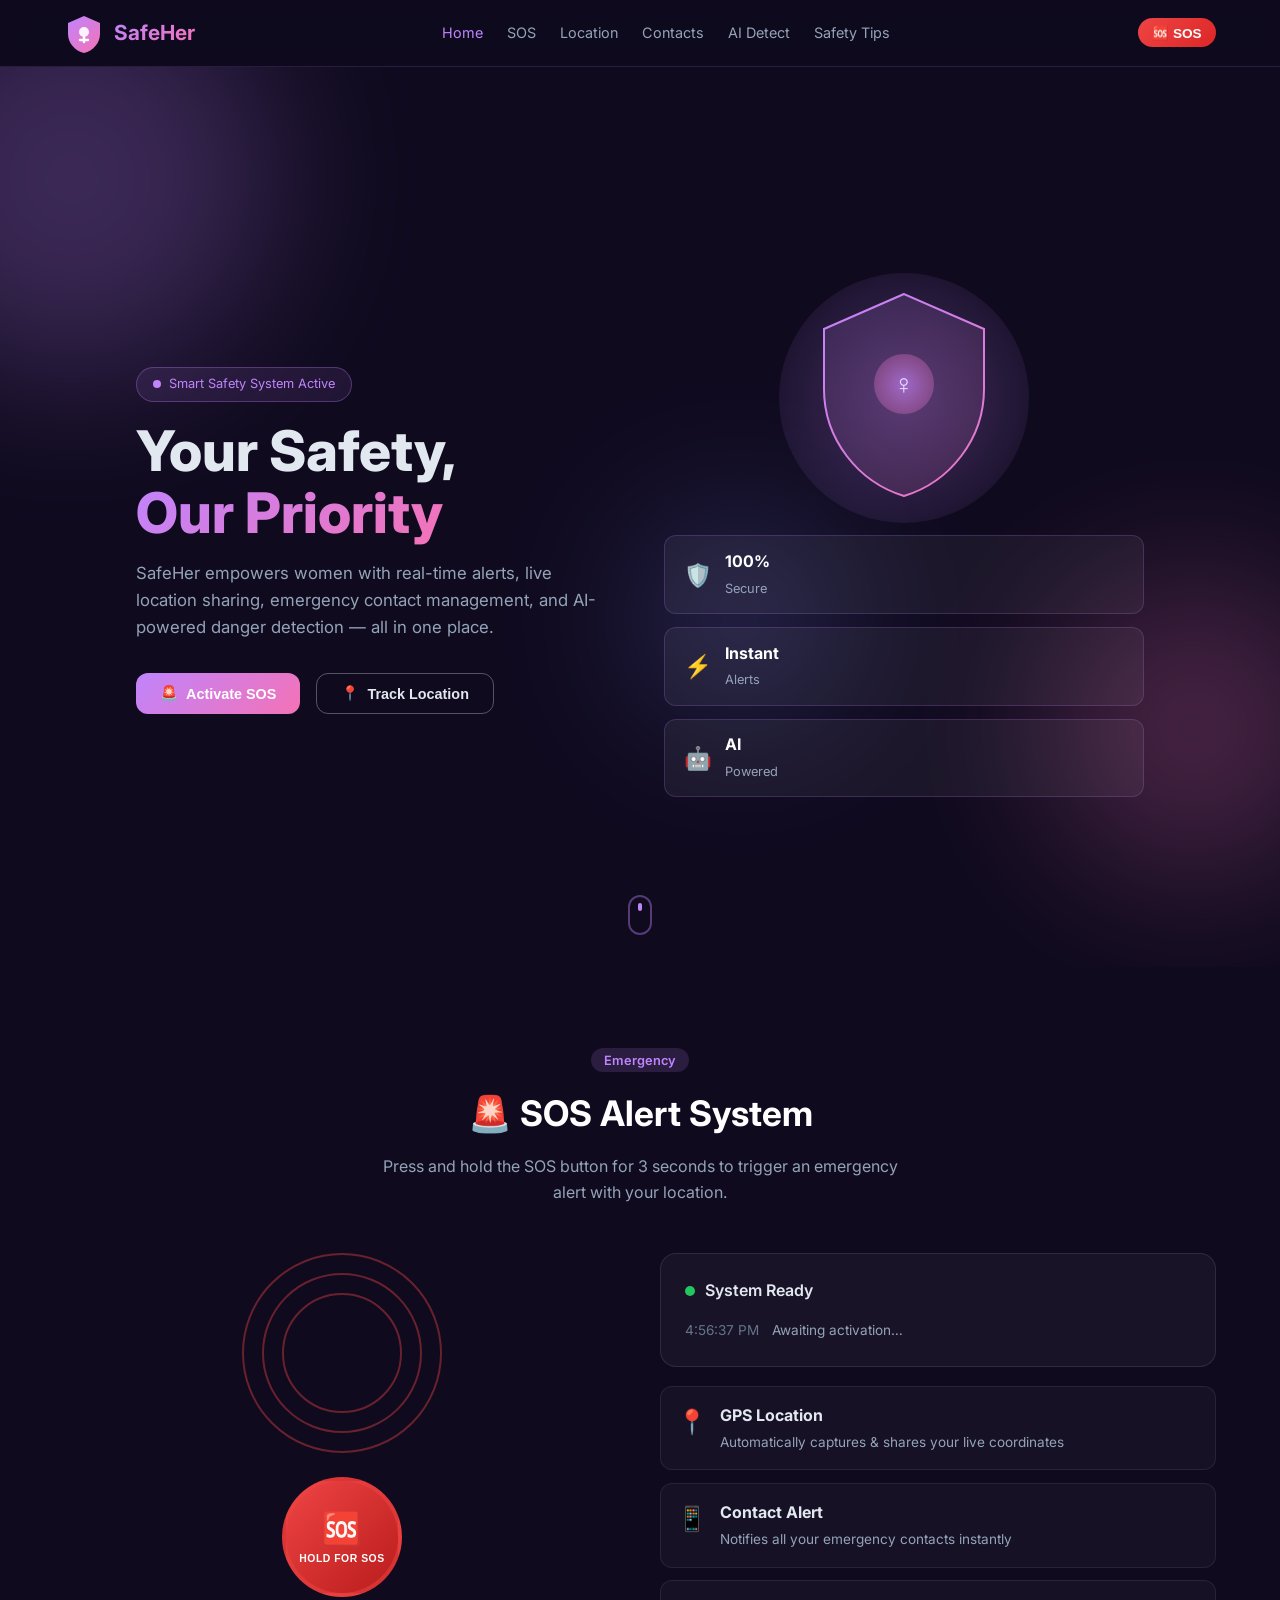
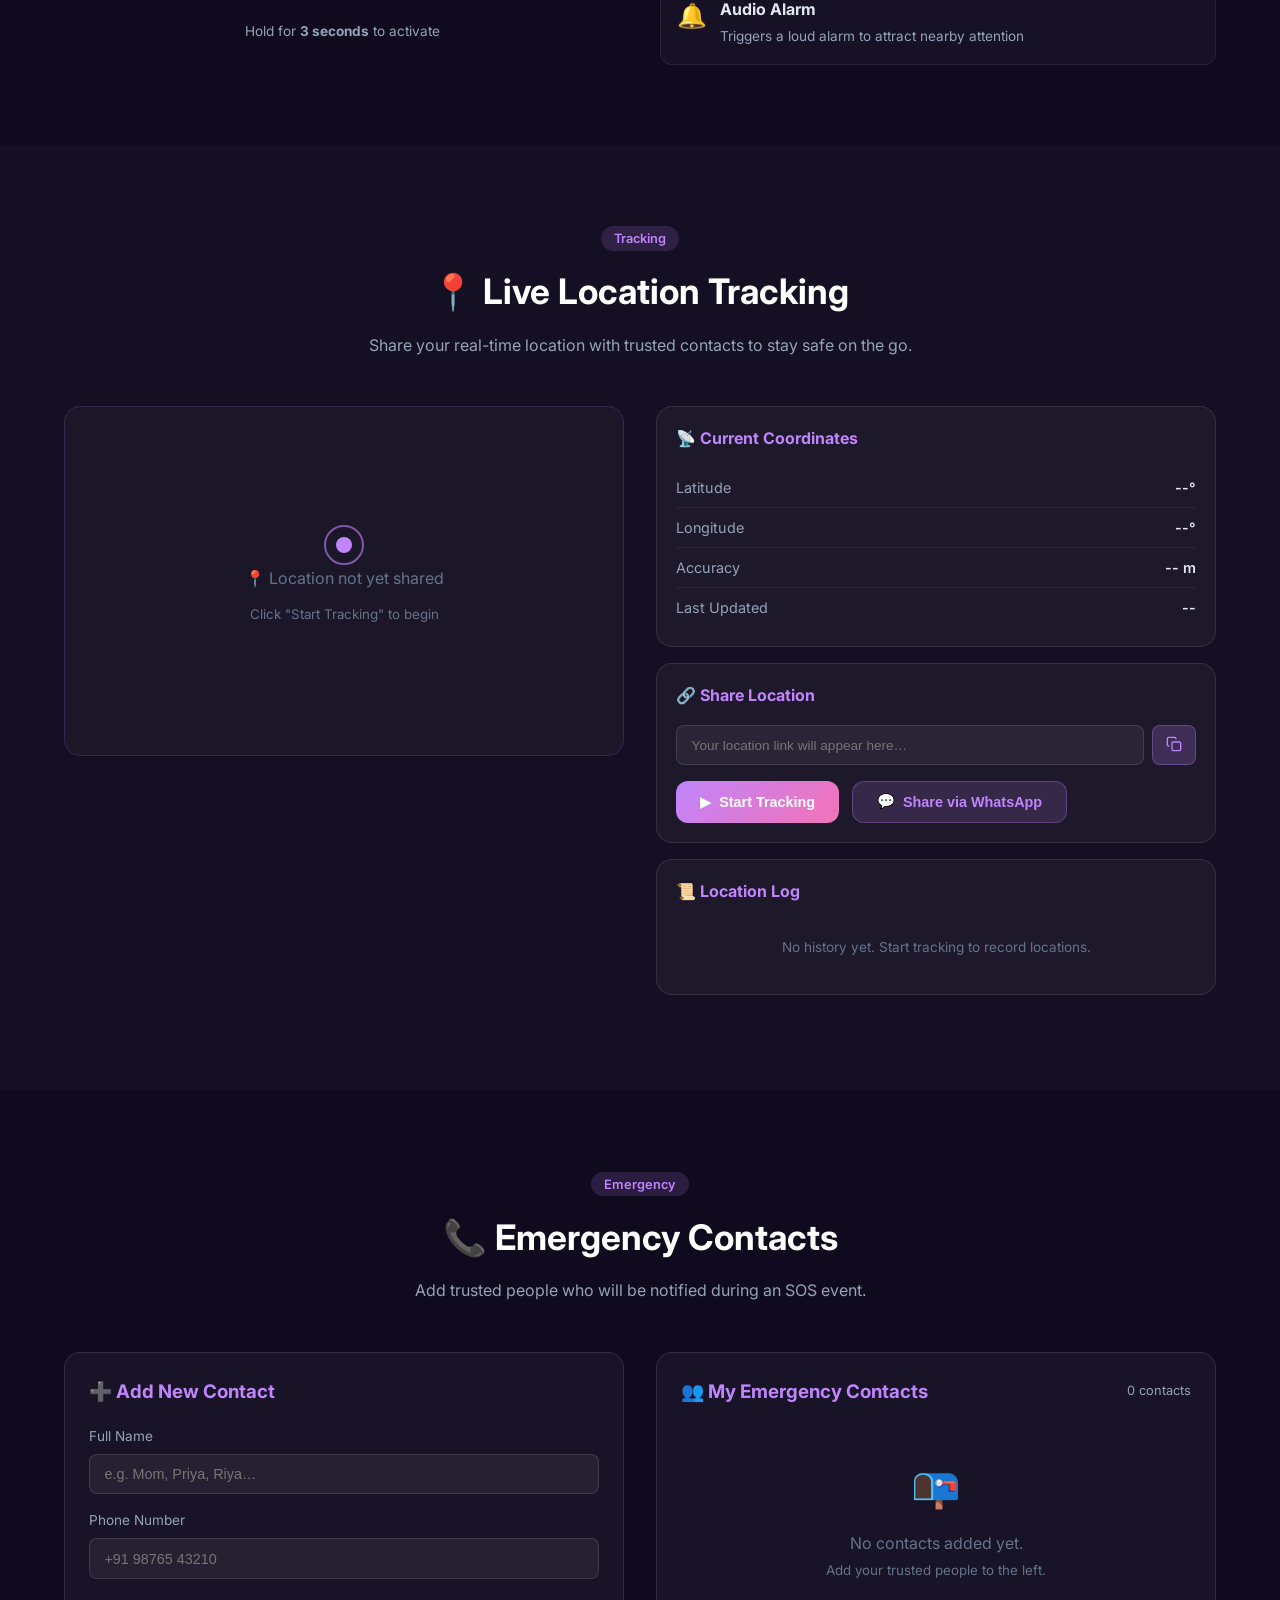
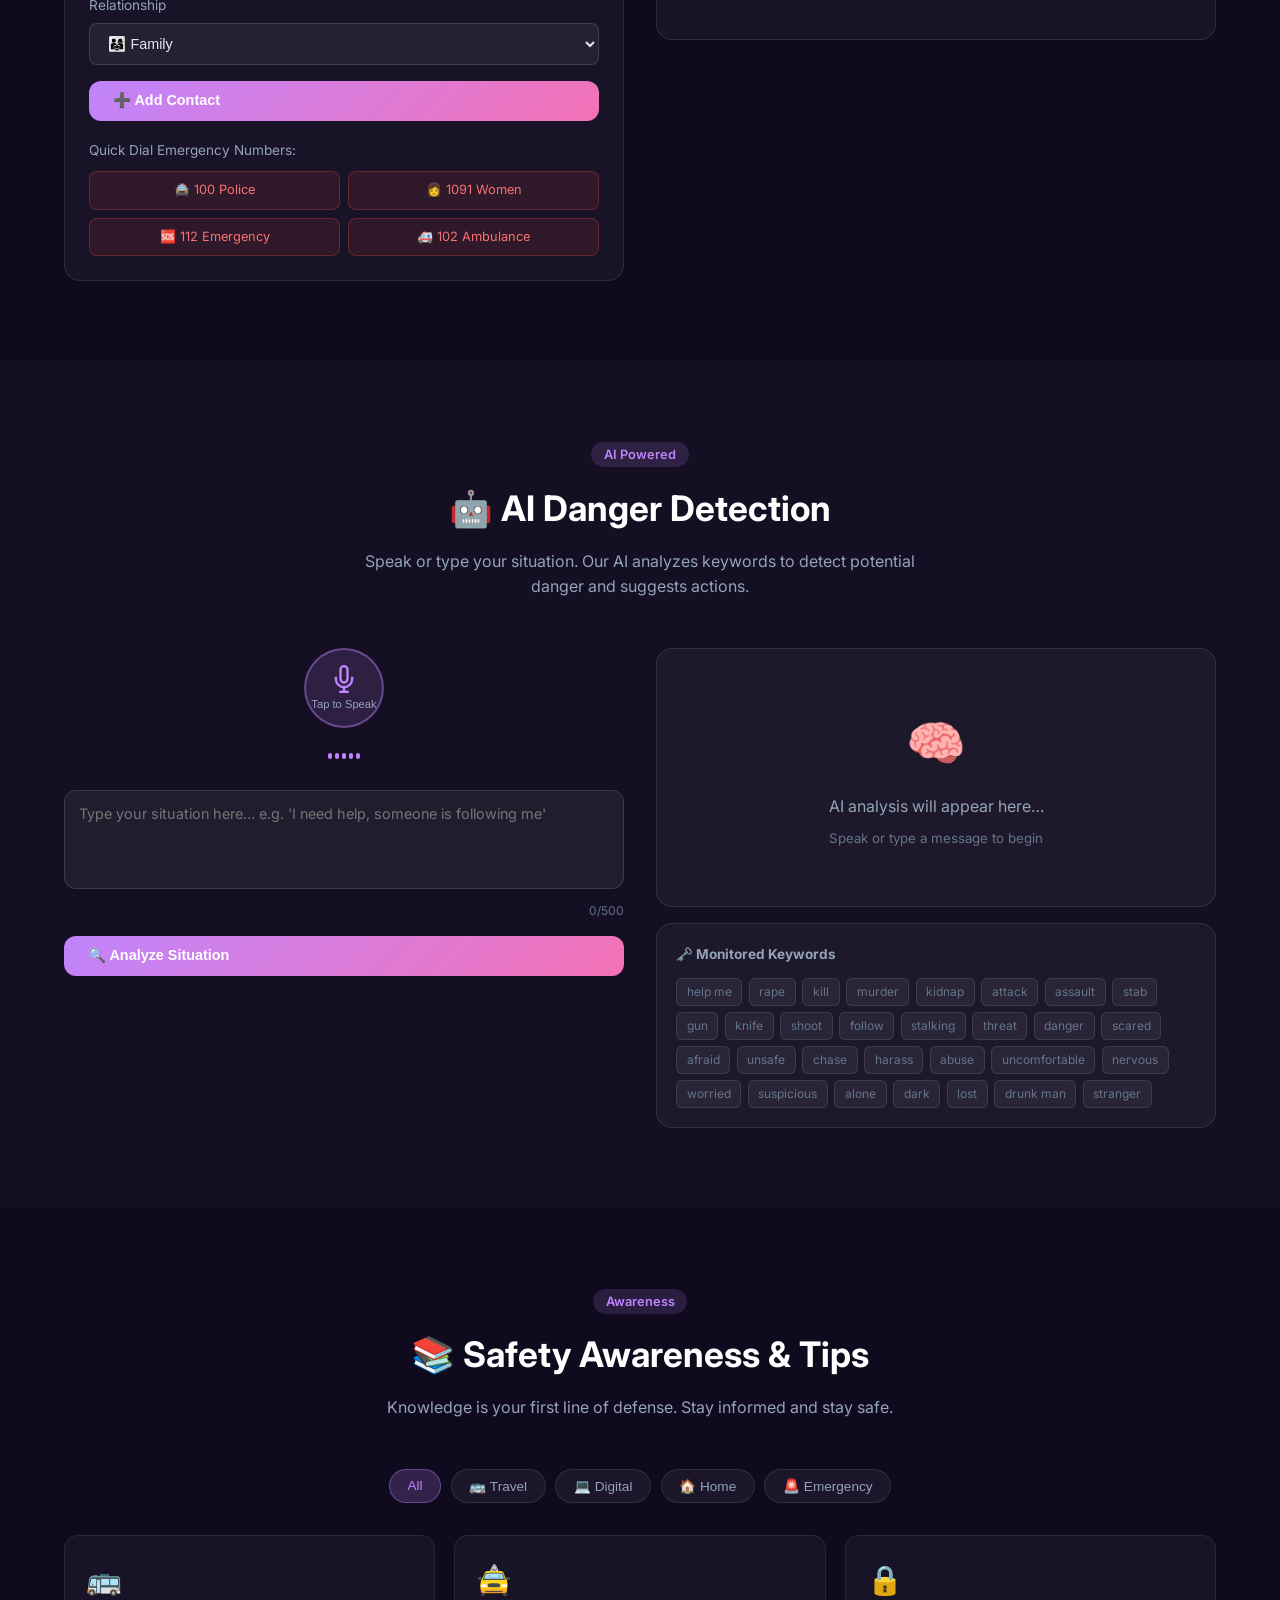
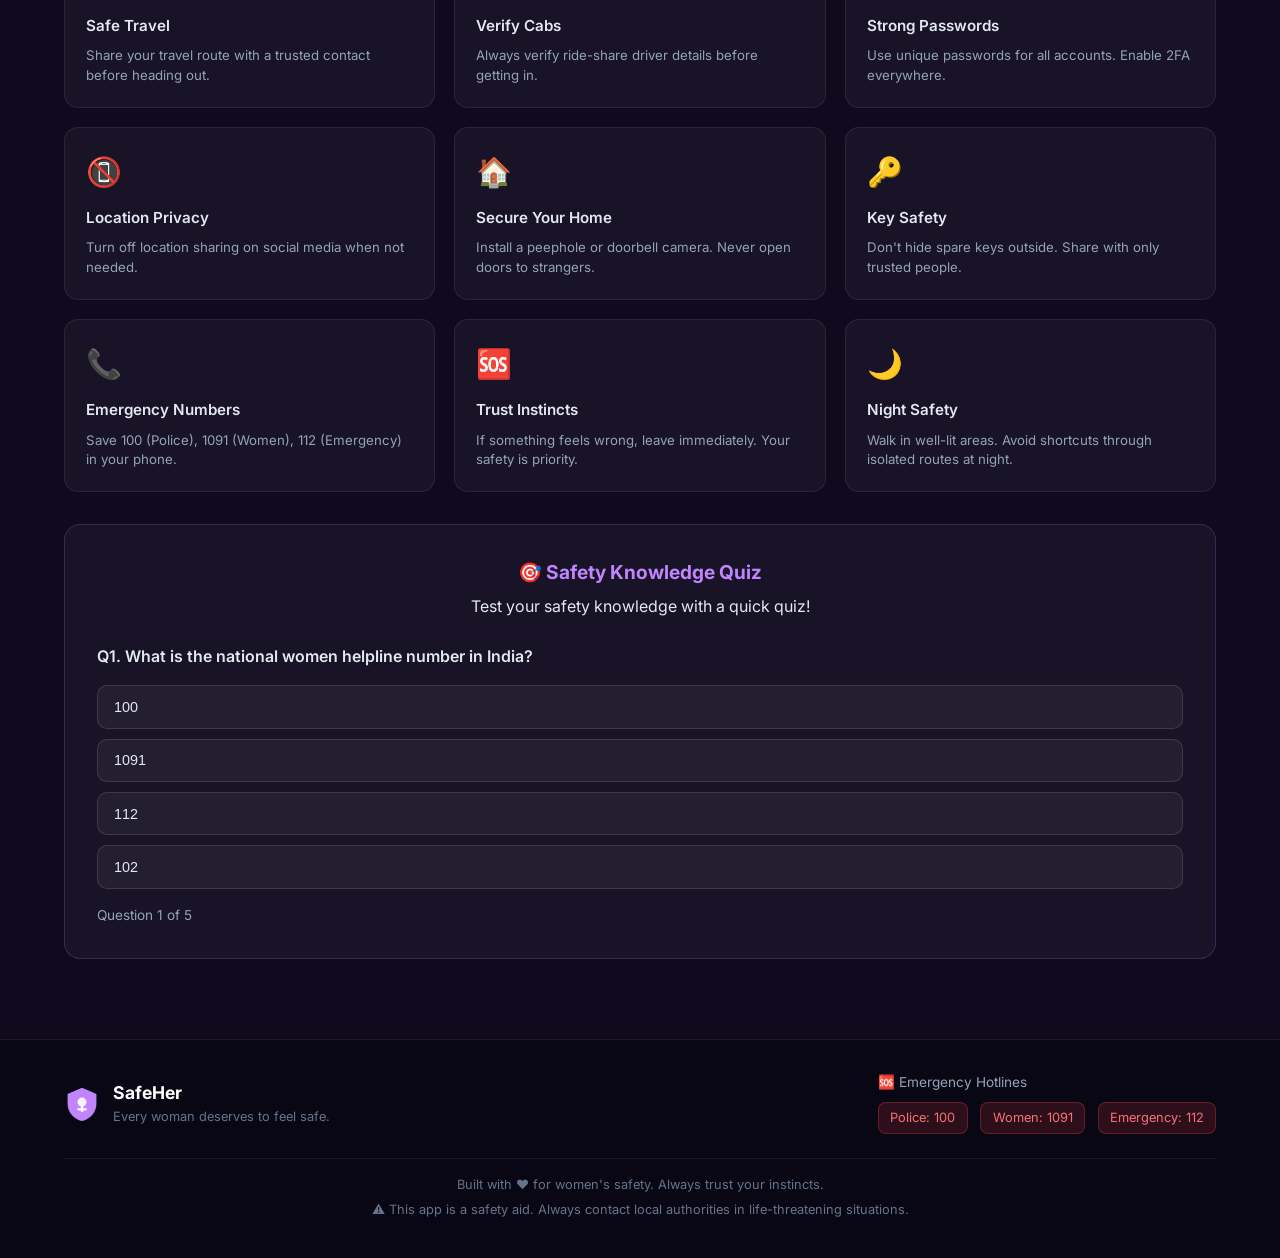
<file: index.html>
<!DOCTYPE html>
<html lang="en">
<head>
  <meta charset="UTF-8" />
  <meta name="viewport" content="width=device-width, initial-scale=1.0" />
  <title>SafeHer – Women's Safety System</title>
  <meta name="description" content="SafeHer is a smart safety web app with SOS alerts, live location tracking, emergency contacts, AI danger detection, and safety tips to protect women in emergencies." />
  <meta name="keywords" content="women safety, SOS alert, emergency contacts, location tracking, safety tips" />
  <link rel="preconnect" href="https://fonts.googleapis.com" />
  <link rel="preconnect" href="https://fonts.gstatic.com" crossorigin />
  <link href="https://fonts.googleapis.com/css2?family=Inter:wght@300;400;500;600;700;800;900&family=Space+Grotesk:wght@400;500;600;700&display=swap" rel="stylesheet" />
  <link rel="stylesheet" href="style.css" />
</head>
<body>

  <!-- ===== HEADER / NAVBAR ===== -->
  <header class="header" id="header">
    <nav class="nav container">
      <div class="nav__brand">
        <div class="nav__logo-icon">
          <svg viewBox="0 0 40 40" fill="none" xmlns="http://www.w3.org/2000/svg">
            <path d="M20 3L4 10V21C4 29.8 11 38.1 20 40C29 38.1 36 29.8 36 21V10L20 3Z" fill="url(#shieldGrad)" />
            <circle cx="20" cy="19" r="5" fill="white" opacity="0.9"/>
            <line x1="20" y1="24" x2="20" y2="29" stroke="white" stroke-width="2.5" stroke-linecap="round"/>
            <line x1="16" y1="27" x2="24" y2="27" stroke="white" stroke-width="2.5" stroke-linecap="round"/>
            <defs>
              <linearGradient id="shieldGrad" x1="4" y1="3" x2="36" y2="40" gradientUnits="userSpaceOnUse">
                <stop stop-color="#c084fc"/>
                <stop offset="1" stop-color="#f472b6"/>
              </linearGradient>
            </defs>
          </svg>
        </div>
        <span class="nav__title">SafeHer</span>
      </div>

      <ul class="nav__links" id="navLinks">
        <li><a href="#home" class="nav__link active" id="nav-home">Home</a></li>
        <li><a href="#sos" class="nav__link" id="nav-sos">SOS</a></li>
        <li><a href="#location" class="nav__link" id="nav-location">Location</a></li>
        <li><a href="#contacts" class="nav__link" id="nav-contacts">Contacts</a></li>
        <li><a href="#ai-detect" class="nav__link" id="nav-ai">AI Detect</a></li>
        <li><a href="#tips" class="nav__link" id="nav-tips">Safety Tips</a></li>
      </ul>

      <div class="nav__actions">
        <button class="btn-sos-mini pulse-ring" id="sosMiniBtn" onclick="triggerSOS()">🆘 SOS</button>
        <button class="nav__hamburger" id="hamburgerBtn" aria-label="Toggle menu" onclick="toggleMenu()">
          <span></span><span></span><span></span>
        </button>
      </div>
    </nav>
  </header>

  <!-- ===== HERO SECTION ===== -->
  <section class="hero" id="home">
    <div class="hero__bg-orbs">
      <div class="orb orb--1"></div>
      <div class="orb orb--2"></div>
      <div class="orb orb--3"></div>
    </div>
    <div class="container hero__content">
      <div class="hero__text">
        <div class="hero__badge">
          <span class="badge-dot"></span>
          Smart Safety System Active
        </div>
        <h1 class="hero__title">Your Safety,<br /><span class="gradient-text">Our Priority</span></h1>
        <p class="hero__subtitle">
          SafeHer empowers women with real-time alerts, live location sharing,
          emergency contact management, and AI-powered danger detection — all in one place.
        </p>
        <div class="hero__cta">
          <button class="btn btn--primary" onclick="document.getElementById('sos').scrollIntoView({behavior:'smooth'})">
            <span>🚨</span> Activate SOS
          </button>
          <button class="btn btn--ghost" onclick="document.getElementById('location').scrollIntoView({behavior:'smooth'})">
            <span>📍</span> Track Location
          </button>
        </div>
      </div>
      <div class="hero__visual">
        <div class="hero__shield-wrapper">
          <div class="shield-glow"></div>
          <div class="hero__shield">
            <svg viewBox="0 0 200 220" fill="none" xmlns="http://www.w3.org/2000/svg" class="shield-svg">
              <path d="M100 10L20 45V105C20 155 54 198 100 212C146 198 180 155 180 105V45L100 10Z" fill="url(#heroShield)" opacity="0.15"/>
              <path d="M100 10L20 45V105C20 155 54 198 100 212C146 198 180 155 180 105V45L100 10Z" stroke="url(#heroShieldStroke)" stroke-width="2" fill="none"/>
              <circle cx="100" cy="100" r="30" fill="url(#innerCircle)" opacity="0.8"/>
              <text x="100" y="110" text-anchor="middle" font-size="28" fill="white">♀</text>
              <defs>
                <linearGradient id="heroShield" x1="20" y1="10" x2="180" y2="212" gradientUnits="userSpaceOnUse">
                  <stop stop-color="#c084fc"/>
                  <stop offset="1" stop-color="#f472b6"/>
                </linearGradient>
                <linearGradient id="heroShieldStroke" x1="20" y1="10" x2="180" y2="212" gradientUnits="userSpaceOnUse">
                  <stop stop-color="#c084fc"/>
                  <stop offset="1" stop-color="#f472b6"/>
                </linearGradient>
                <radialGradient id="innerCircle" cx="50%" cy="50%" r="50%">
                  <stop stop-color="#c084fc" stop-opacity="0.8"/>
                  <stop offset="1" stop-color="#f472b6" stop-opacity="0.4"/>
                </radialGradient>
              </defs>
            </svg>
          </div>
        </div>
        <div class="hero__stats">
          <div class="stat-card" id="stat-1">
            <div class="stat-icon">🛡️</div>
            <div class="stat-info"><strong>100%</strong><span>Secure</span></div>
          </div>
          <div class="stat-card" id="stat-2">
            <div class="stat-icon">⚡</div>
            <div class="stat-info"><strong>Instant</strong><span>Alerts</span></div>
          </div>
          <div class="stat-card" id="stat-3">
            <div class="stat-icon">🤖</div>
            <div class="stat-info"><strong>AI</strong><span>Powered</span></div>
          </div>
        </div>
      </div>
    </div>
    <div class="hero__scroll-hint">
      <div class="scroll-indicator">
        <div class="scroll-dot"></div>
      </div>
    </div>
  </section>

  <!-- ===== SOS SECTION ===== -->
  <section class="section" id="sos">
    <div class="container">
      <div class="section__header">
        <span class="section__tag">Emergency</span>
        <h2 class="section__title">🚨 SOS Alert System</h2>
        <p class="section__desc">Press and hold the SOS button for 3 seconds to trigger an emergency alert with your location.</p>
      </div>

      <div class="sos__layout">
        <div class="sos__button-area">
          <div class="sos__rings">
            <div class="sos-ring ring-1"></div>
            <div class="sos-ring ring-2"></div>
            <div class="sos-ring ring-3"></div>
          </div>
          <button
            class="sos__btn"
            id="sosBtn"
            onmousedown="startSosHold()"
            onmouseup="cancelSosHold()"
            onmouseleave="cancelSosHold()"
            ontouchstart="startSosHold()"
            ontouchend="cancelSosHold()"
            aria-label="SOS Emergency Button"
          >
            <span class="sos__btn-icon">🆘</span>
            <span class="sos__btn-text">HOLD FOR SOS</span>
            <div class="sos__progress" id="sosProgress"></div>
          </button>
          <p class="sos__hint" id="sosHint">Hold for <strong>3 seconds</strong> to activate</p>
        </div>

        <div class="sos__info">
          <div class="sos__status-card" id="sosStatusCard">
            <div class="status-indicator" id="statusIndicator">
              <div class="status-dot status-dot--idle"></div>
              <span id="statusText">System Ready</span>
            </div>
            <div class="sos__log" id="sosLog">
              <div class="log-entry log-entry--info">
                <span class="log-time" id="logTime">--:--:--</span>
                <span>Awaiting activation…</span>
              </div>
            </div>
          </div>
          <div class="sos__features">
            <div class="feature-item" id="feat-1">
              <div class="feature-icon">📍</div>
              <div>
                <strong>GPS Location</strong>
                <p>Automatically captures & shares your live coordinates</p>
              </div>
            </div>
            <div class="feature-item" id="feat-2">
              <div class="feature-icon">📱</div>
              <div>
                <strong>Contact Alert</strong>
                <p>Notifies all your emergency contacts instantly</p>
              </div>
            </div>
            <div class="feature-item" id="feat-3">
              <div class="feature-icon">🔔</div>
              <div>
                <strong>Audio Alarm</strong>
                <p>Triggers a loud alarm to attract nearby attention</p>
              </div>
            </div>
          </div>
        </div>
      </div>
    </div>
  </section>

  <!-- ===== LOCATION TRACKING SECTION ===== -->
  <section class="section section--alt" id="location">
    <div class="container">
      <div class="section__header">
        <span class="section__tag">Tracking</span>
        <h2 class="section__title">📍 Live Location Tracking</h2>
        <p class="section__desc">Share your real-time location with trusted contacts to stay safe on the go.</p>
      </div>

      <div class="location__layout">
        <div class="location__map-wrapper">
          <div class="map__container" id="mapContainer">
            <div class="map__placeholder" id="mapPlaceholder">
              <div class="map__pulse">
                <div class="map__pulse-dot"></div>
                <div class="map__pulse-ring"></div>
              </div>
              <p>📍 Location not yet shared</p>
              <small>Click "Start Tracking" to begin</small>
            </div>
            <div class="map__embed" id="mapEmbed" style="display:none;">
              <iframe id="mapFrame" width="100%" height="100%" frameborder="0" style="border:0;border-radius:16px;" allowfullscreen="" loading="lazy" referrerpolicy="no-referrer-when-downgrade" title="Live Location Map"></iframe>
              <div class="map__overlay">
                <div class="map__accuracy" id="mapAccuracy">📡 Accuracy: --</div>
              </div>
            </div>
          </div>
        </div>

        <div class="location__panel">
          <div class="location__coords-card" id="coordsCard">
            <h3>📡 Current Coordinates</h3>
            <div class="coord-item">
              <span class="coord-label">Latitude</span>
              <span class="coord-value" id="coordLat">--°</span>
            </div>
            <div class="coord-item">
              <span class="coord-label">Longitude</span>
              <span class="coord-value" id="coordLng">--°</span>
            </div>
            <div class="coord-item">
              <span class="coord-label">Accuracy</span>
              <span class="coord-value" id="coordAcc">-- m</span>
            </div>
            <div class="coord-item">
              <span class="coord-label">Last Updated</span>
              <span class="coord-value" id="coordTime">--</span>
            </div>
          </div>

          <div class="location__share-card">
            <h3>🔗 Share Location</h3>
            <div class="share-link-wrapper">
              <input type="text" id="shareLink" class="share-input" readonly placeholder="Your location link will appear here…" />
              <button class="btn-copy" id="copyBtn" onclick="copyShareLink()" title="Copy link">
                <svg viewBox="0 0 24 24" fill="none" stroke="currentColor" stroke-width="2"><rect x="9" y="9" width="13" height="13" rx="2"/><path d="M5 15H4a2 2 0 01-2-2V4a2 2 0 012-2h9a2 2 0 012 2v1"/></svg>
              </button>
            </div>
            <div class="location__btns">
              <button class="btn btn--primary" id="trackingBtn" onclick="toggleTracking()">
                <span>▶</span> Start Tracking
              </button>
              <button class="btn btn--secondary" onclick="shareViaWhatsApp()" id="whatsappBtn">
                <span>💬</span> Share via WhatsApp
              </button>
            </div>
          </div>

          <div class="location__history" id="locationHistory">
            <h3>📜 Location Log</h3>
            <div class="history-list" id="historyList">
              <p class="history-empty">No history yet. Start tracking to record locations.</p>
            </div>
          </div>
        </div>
      </div>
    </div>
  </section>

  <!-- ===== EMERGENCY CONTACTS SECTION ===== -->
  <section class="section" id="contacts">
    <div class="container">
      <div class="section__header">
        <span class="section__tag">Emergency</span>
        <h2 class="section__title">📞 Emergency Contacts</h2>
        <p class="section__desc">Add trusted people who will be notified during an SOS event.</p>
      </div>

      <div class="contacts__layout">
        <div class="contacts__form-card" id="addContactForm">
          <h3>➕ Add New Contact</h3>
          <div class="form-group">
            <label for="contactName">Full Name</label>
            <input type="text" id="contactName" placeholder="e.g. Mom, Priya, Riya…" maxlength="30" />
          </div>
          <div class="form-group">
            <label for="contactPhone">Phone Number</label>
            <input type="tel" id="contactPhone" placeholder="+91 98765 43210" maxlength="15" />
          </div>
          <div class="form-group">
            <label for="contactRelation">Relationship</label>
            <select id="contactRelation">
              <option value="Family">👨‍👩‍👧 Family</option>
              <option value="Friend">👯 Friend</option>
              <option value="Partner">💑 Partner</option>
              <option value="Colleague">💼 Colleague</option>
              <option value="Other">🙋 Other</option>
            </select>
          </div>
          <button class="btn btn--primary full-width" id="addContactBtn" onclick="addContact()">
            ➕ Add Contact
          </button>
          <div class="contacts__quick">
            <p>Quick Dial Emergency Numbers:</p>
            <div class="quick-numbers">
              <a href="tel:100" class="quick-num-btn" id="qn-police">🚔 100 Police</a>
              <a href="tel:1091" class="quick-num-btn" id="qn-women">👩 1091 Women</a>
              <a href="tel:112" class="quick-num-btn" id="qn-emergency">🆘 112 Emergency</a>
              <a href="tel:102" class="quick-num-btn" id="qn-ambulance">🚑 102 Ambulance</a>
            </div>
          </div>
        </div>

        <div class="contacts__list-area">
          <div class="contacts__list-header">
            <h3>👥 My Emergency Contacts</h3>
            <span class="contact-count" id="contactCount">0 contacts</span>
          </div>
          <div class="contacts__list" id="contactsList">
            <div class="contacts__empty" id="contactsEmpty">
              <div class="empty-icon">📭</div>
              <p>No contacts added yet.</p>
              <small>Add your trusted people to the left.</small>
            </div>
          </div>
        </div>
      </div>
    </div>
  </section>

  <!-- ===== AI DETECTION SECTION ===== -->
  <section class="section section--alt" id="ai-detect">
    <div class="container">
      <div class="section__header">
        <span class="section__tag">AI Powered</span>
        <h2 class="section__title">🤖 AI Danger Detection</h2>
        <p class="section__desc">Speak or type your situation. Our AI analyzes keywords to detect potential danger and suggests actions.</p>
      </div>

      <div class="ai__layout">
        <div class="ai__input-area">
          <div class="ai__mic-section">
            <button class="ai__mic-btn" id="micBtn" onclick="toggleVoice()" aria-label="Voice Input">
              <svg viewBox="0 0 24 24" fill="none" stroke="currentColor" stroke-width="2" class="mic-icon">
                <path d="M12 1a3 3 0 0 0-3 3v8a3 3 0 0 0 6 0V4a3 3 0 0 0-3-3z"/>
                <path d="M19 10v2a7 7 0 0 1-14 0v-2"/>
                <line x1="12" y1="19" x2="12" y2="23"/>
                <line x1="8" y1="23" x2="16" y2="23"/>
              </svg>
              <span class="mic-label" id="micLabel">Tap to Speak</span>
            </button>
            <div class="mic-wave" id="micWave">
              <span></span><span></span><span></span><span></span><span></span>
            </div>
          </div>

          <div class="ai__text-input">
            <textarea
              id="aiInput"
              placeholder="Type your situation here… e.g. 'I need help, someone is following me'"
              rows="4"
              maxlength="500"
              oninput="analyzeText()"
            ></textarea>
            <div class="char-count"><span id="charCount">0</span>/500</div>
          </div>

          <button class="btn btn--primary full-width" onclick="analyzeText(true)" id="analyzeBtn">
            🔍 Analyze Situation
          </button>
        </div>

        <div class="ai__result-area">
          <div class="ai__result-card" id="aiResultCard">
            <div class="ai__status-idle" id="aiIdle">
              <div class="ai__brain-anim">
                <div class="brain-pulse">🧠</div>
              </div>
              <p>AI analysis will appear here…</p>
              <small>Speak or type a message to begin</small>
            </div>

            <div class="ai__result" id="aiResult" style="display:none;">
              <div class="ai__threat-meter">
                <div class="threat-label">
                  <span>Threat Level</span>
                  <span class="threat-badge" id="threatBadge">--</span>
                </div>
                <div class="threat-bar">
                  <div class="threat-fill" id="threatFill"></div>
                </div>
              </div>

              <div class="ai__detected-words" id="detectedWordsArea">
                <h4>🔍 Detected Keywords:</h4>
                <div class="keyword-tags" id="keywordTags"></div>
              </div>

              <div class="ai__recommendation" id="aiRecommendation">
                <h4>💡 Recommended Action:</h4>
                <p id="recText"></p>
              </div>

              <div class="ai__quick-actions" id="aiQuickActions">
                <button class="btn btn--danger" onclick="triggerSOS()" id="aiSosBtn">🚨 Trigger SOS</button>
                <button class="btn btn--secondary" onclick="document.getElementById('location').scrollIntoView({behavior:'smooth'})" id="aiLocationBtn">📍 Share Location</button>
              </div>
            </div>
          </div>

          <div class="ai__keywords-reference" id="aiKeywordsRef">
            <h4>🗝️ Monitored Keywords</h4>
            <div class="keywords-grid" id="keywordsGrid"></div>
          </div>
        </div>
      </div>
    </div>
  </section>

  <!-- ===== SAFETY TIPS SECTION ===== -->
  <section class="section" id="tips">
    <div class="container">
      <div class="section__header">
        <span class="section__tag">Awareness</span>
        <h2 class="section__title">📚 Safety Awareness & Tips</h2>
        <p class="section__desc">Knowledge is your first line of defense. Stay informed and stay safe.</p>
      </div>

      <div class="tips__filter">
        <button class="filter-btn active" id="filter-all" onclick="filterTips('all', this)">All</button>
        <button class="filter-btn" id="filter-travel" onclick="filterTips('travel', this)">🚌 Travel</button>
        <button class="filter-btn" id="filter-digital" onclick="filterTips('digital', this)">💻 Digital</button>
        <button class="filter-btn" id="filter-home" onclick="filterTips('home', this)">🏠 Home</button>
        <button class="filter-btn" id="filter-emergency" onclick="filterTips('emergency', this)">🚨 Emergency</button>
      </div>

      <div class="tips__grid" id="tipsGrid"></div>

      <div class="tips__quiz-card" id="safetyQuiz">
        <div class="quiz__header">
          <h3>🎯 Safety Knowledge Quiz</h3>
          <p>Test your safety knowledge with a quick quiz!</p>
        </div>
        <div class="quiz__body" id="quizBody">
          <div class="quiz__question" id="quizQuestion"></div>
          <div class="quiz__options" id="quizOptions"></div>
          <div class="quiz__feedback" id="quizFeedback" style="display:none;"></div>
          <div class="quiz__nav">
            <span class="quiz__progress" id="quizProgress">Question 1 of 5</span>
            <button class="btn btn--primary" id="nextQuizBtn" onclick="nextQuizQuestion()" style="display:none;">Next →</button>
          </div>
        </div>
      </div>
    </div>
  </section>

  <!-- ===== FOOTER ===== -->
  <footer class="footer">
    <div class="container">
      <div class="footer__top">
        <div class="footer__brand">
          <div class="nav__logo-icon" style="width:36px;height:36px;">
            <svg viewBox="0 0 40 40" fill="none"><path d="M20 3L4 10V21C4 29.8 11 38.1 20 40C29 38.1 36 29.8 36 21V10L20 3Z" fill="url(#footShield)"/><circle cx="20" cy="19" r="5" fill="white" opacity="0.9"/><line x1="20" y1="24" x2="20" y2="29" stroke="white" stroke-width="2.5" stroke-linecap="round"/><line x1="16" y1="27" x2="24" y2="27" stroke="white" stroke-width="2.5" stroke-linecap="round"/><defs><linearGradient id="footShield" x1="4" y1="3" x2="36" y2="40"><stop stop-color="#c084fc"/><stop offset="1" stop-color="#f472b6"/></linearGradient></defs></svg>
          </div>
          <div>
            <h4>SafeHer</h4>
            <p>Every woman deserves to feel safe.</p>
          </div>
        </div>
        <div class="footer__emergency">
          <p>🆘 Emergency Hotlines</p>
          <div class="footer__hotlines">
            <a href="tel:100">Police: 100</a>
            <a href="tel:1091">Women: 1091</a>
            <a href="tel:112">Emergency: 112</a>
          </div>
        </div>
      </div>
      <div class="footer__bottom">
        <p>Built with ❤️ for women's safety. Always trust your instincts.</p>
        <p class="footer__disclaimer">⚠️ This app is a safety aid. Always contact local authorities in life-threatening situations.</p>
      </div>
    </div>
  </footer>

  <!-- ===== SOS OVERLAY ===== -->
  <div class="sos__overlay" id="sosOverlay" style="display:none;">
    <div class="sos__overlay-content">
      <div class="sos__overlay-icon">🚨</div>
      <h2>SOS ACTIVATED!</h2>
      <p>Emergency alert sent to all your contacts.</p>
      <div class="sos__overlay-location" id="sosLocation"></div>
      <button class="btn btn--ghost" onclick="dismissSOS()" id="dismissSosBtn">✕ Cancel SOS</button>
    </div>
  </div>

  <!-- ===== TOAST NOTIFICATION ===== -->
  <div class="toast__container" id="toastContainer"></div>

  <script src="app.js"></script>
</body>
</html>
</file>
<file: style.css>
* {
    margin: 0;
    padding: 0;
    box-sizing: border-box;
}

body {
    font-family: 'Inter', sans-serif;
    background: #0f0a1e;
    color: #e2e8f0;
    line-height: 1.6;
}

.container {
    max-width: 1200px;
    margin: 0 auto;
    padding: 0 1.5rem;
}

/* HEADER */
.header {
    position: sticky;
    top: 0;
    z-index: 100;
    background: rgba(15, 10, 30, 0.9);
    backdrop-filter: blur(12px);
    border-bottom: 1px solid rgba(192, 132, 252, 0.15);
    padding: .8rem 0;
}

.nav {
    display: flex;
    align-items: center;
    justify-content: space-between;
    gap: 1rem;
}

.nav__brand {
    display: flex;
    align-items: center;
    gap: .6rem;
}

.nav__logo-icon {
    width: 40px;
    height: 40px;
}

.nav__title {
    font-size: 1.3rem;
    font-weight: 700;
    background: linear-gradient(135deg, #c084fc, #f472b6);
    -webkit-background-clip: text;
    -webkit-text-fill-color: transparent;
}

.nav__links {
    display: flex;
    list-style: none;
    gap: 1.5rem;
}

.nav__link {
    color: #94a3b8;
    text-decoration: none;
    font-size: .9rem;
    transition: color .2s;
}

.nav__link:hover,
.nav__link.active {
    color: #c084fc;
}

.nav__actions {
    display: flex;
    align-items: center;
    gap: .8rem;
}

.btn-sos-mini {
    background: linear-gradient(135deg, #ef4444, #dc2626);
    color: #fff;
    border: none;
    padding: .4rem .9rem;
    border-radius: 20px;
    font-weight: 600;
    cursor: pointer;
    font-size: .85rem;
}

.nav__hamburger {
    display: none;
    flex-direction: column;
    gap: 5px;
    background: none;
    border: none;
    cursor: pointer;
    padding: 4px;
}

.nav__hamburger span {
    display: block;
    width: 22px;
    height: 2px;
    background: #c084fc;
    border-radius: 2px;
}

/* HERO */
.hero {
    min-height: 100vh;
    display: flex;
    align-items: center;
    position: relative;
    overflow: hidden;
    padding: 6rem 0 3rem;
}

.hero__bg-orbs {
    position: absolute;
    inset: 0;
    pointer-events: none;
}

.orb {
    position: absolute;
    border-radius: 50%;
    filter: blur(80px);
    opacity: .25;
}

.orb--1 {
    width: 400px;
    height: 400px;
    background: #c084fc;
    top: -10%;
    left: -10%;
}

.orb--2 {
    width: 300px;
    height: 300px;
    background: #f472b6;
    bottom: 10%;
    right: -5%;
}

.orb--3 {
    width: 200px;
    height: 200px;
    background: #818cf8;
    top: 50%;
    left: 50%;
}

.hero__content {
    display: grid;
    grid-template-columns: 1fr 1fr;
    gap: 3rem;
    align-items: center;
    position: relative;
}

.hero__badge {
    display: inline-flex;
    align-items: center;
    gap: .5rem;
    background: rgba(192, 132, 252, .1);
    border: 1px solid rgba(192, 132, 252, .3);
    padding: .4rem 1rem;
    border-radius: 20px;
    font-size: .8rem;
    color: #c084fc;
    margin-bottom: 1.2rem;
}

.badge-dot {
    width: 8px;
    height: 8px;
    background: #c084fc;
    border-radius: 50%;
    animation: pulse 2s infinite;
}

.hero__title {
    font-size: 3.5rem;
    font-weight: 800;
    line-height: 1.1;
    margin-bottom: 1rem;
}

.gradient-text {
    background: linear-gradient(135deg, #c084fc, #f472b6);
    -webkit-background-clip: text;
    -webkit-text-fill-color: transparent;
}

.hero__subtitle {
    color: #94a3b8;
    font-size: 1.05rem;
    margin-bottom: 2rem;
    max-width: 480px;
}

.hero__cta {
    display: flex;
    gap: 1rem;
    flex-wrap: wrap;
}

.hero__shield-wrapper {
    display: flex;
    justify-content: center;
    align-items: center;
    position: relative;
}

.shield-glow {
    position: absolute;
    width: 250px;
    height: 250px;
    background: radial-gradient(circle, rgba(192, 132, 252, .3), transparent);
    border-radius: 50%;
}

.shield-svg {
    width: 200px;
    height: 220px;
    animation: float 4s ease-in-out infinite;
}

.hero__stats {
    display: flex;
    flex-direction: column;
    gap: .8rem;
    margin-top: 1.5rem;
}

.stat-card {
    display: flex;
    align-items: center;
    gap: .8rem;
    background: rgba(255, 255, 255, .05);
    border: 1px solid rgba(192, 132, 252, .2);
    padding: .8rem 1.2rem;
    border-radius: 12px;
}

.stat-icon {
    font-size: 1.4rem;
}

.stat-info strong {
    display: block;
    font-weight: 700;
    color: #fff;
}

.stat-info span {
    font-size: .8rem;
    color: #94a3b8;
}

.hero__scroll-hint {
    position: absolute;
    bottom: 2rem;
    left: 50%;
    transform: translateX(-50%);
}

.scroll-indicator {
    width: 24px;
    height: 40px;
    border: 2px solid rgba(192, 132, 252, .4);
    border-radius: 12px;
    display: flex;
    justify-content: center;
    padding-top: 6px;
}

.scroll-dot {
    width: 4px;
    height: 8px;
    background: #c084fc;
    border-radius: 2px;
    animation: scrollDot 2s ease-in-out infinite;
}

/* BUTTONS */
.btn {
    display: inline-flex;
    align-items: center;
    gap: .5rem;
    padding: .7rem 1.5rem;
    border-radius: 12px;
    font-weight: 600;
    font-size: .9rem;
    border: none;
    cursor: pointer;
    transition: all .2s;
    text-decoration: none;
}

.btn--primary {
    background: linear-gradient(135deg, #c084fc, #f472b6);
    color: #fff;
}

.btn--primary:hover {
    opacity: .9;
    transform: translateY(-1px);
}

.btn--secondary {
    background: rgba(192, 132, 252, .15);
    border: 1px solid rgba(192, 132, 252, .3);
    color: #c084fc;
}

.btn--secondary:hover {
    background: rgba(192, 132, 252, .25);
}

.btn--ghost {
    background: transparent;
    border: 1px solid rgba(255, 255, 255, .3);
    color: #e2e8f0;
}

.btn--ghost:hover {
    background: rgba(255, 255, 255, .08);
}

.btn--danger {
    background: linear-gradient(135deg, #ef4444, #dc2626);
    color: #fff;
}

.full-width {
    width: 100%;
}

/* SECTIONS */
.section {
    padding: 5rem 0;
}

.section--alt {
    background: rgba(255, 255, 255, .02);
}

.section__header {
    text-align: center;
    margin-bottom: 3rem;
}

.section__tag {
    background: rgba(192, 132, 252, .15);
    color: #c084fc;
    padding: .3rem .8rem;
    border-radius: 20px;
    font-size: .8rem;
    font-weight: 600;
}

.section__title {
    font-size: 2.2rem;
    font-weight: 700;
    margin: .8rem 0 .8rem;
    color: #fff;
}

.section__desc {
    color: #94a3b8;
    max-width: 550px;
    margin: 0 auto;
}

/* SOS */
.sos__layout {
    display: grid;
    grid-template-columns: 1fr 1fr;
    gap: 2.5rem;
    align-items: start;
}

.sos__button-area {
    display: flex;
    flex-direction: column;
    align-items: center;
    gap: 1.5rem;
}

.sos__rings {
    position: relative;
    width: 200px;
    height: 200px;
    display: flex;
    align-items: center;
    justify-content: center;
}

.sos-ring {
    position: absolute;
    border-radius: 50%;
    border: 2px solid rgba(239, 68, 68, .4);
    animation: sosRing 2s ease-out infinite;
}

.ring-1 {
    width: 200px;
    height: 200px;
    animation-delay: 0s;
}

.ring-2 {
    width: 160px;
    height: 160px;
    animation-delay: .3s;
}

.ring-3 {
    width: 120px;
    height: 120px;
    animation-delay: .6s;
}

.sos__btn {
    width: 120px;
    height: 120px;
    border-radius: 50%;
    background: linear-gradient(135deg, #ef4444, #b91c1c);
    border: 4px solid rgba(239, 68, 68, .5);
    color: #fff;
    cursor: pointer;
    display: flex;
    flex-direction: column;
    align-items: center;
    justify-content: center;
    gap: .3rem;
    position: relative;
    overflow: hidden;
    transition: transform .1s;
    z-index: 1;
}

.sos__btn:active {
    transform: scale(.95);
}

.sos__btn-icon {
    font-size: 2rem;
}

.sos__btn-text {
    font-size: .65rem;
    font-weight: 700;
    letter-spacing: .05em;
}

.sos__progress {
    position: absolute;
    bottom: 0;
    left: 0;
    height: 4px;
    background: #fff;
    width: 0%;
    transition: width linear;
}

.sos__hint {
    color: #94a3b8;
    font-size: .85rem;
    text-align: center;
}

.sos__status-card {
    background: rgba(255, 255, 255, .04);
    border: 1px solid rgba(255, 255, 255, .1);
    border-radius: 16px;
    padding: 1.5rem;
    margin-bottom: 1.2rem;
}

.status-indicator {
    display: flex;
    align-items: center;
    gap: .6rem;
    margin-bottom: 1rem;
    font-weight: 600;
}

.status-dot {
    width: 10px;
    height: 10px;
    border-radius: 50%;
}

.status-dot--idle {
    background: #22c55e;
}

.status-dot--active {
    background: #ef4444;
    animation: pulse 1s infinite;
}

.sos__log {
    display: flex;
    flex-direction: column;
    gap: .5rem;
}

.log-entry {
    display: flex;
    gap: .8rem;
    font-size: .85rem;
}

.log-time {
    color: #64748b;
    white-space: nowrap;
}

.log-entry--danger {
    color: #f87171;
}

.log-entry--success {
    color: #4ade80;
}

.log-entry--info {
    color: #94a3b8;
}

.sos__features {
    display: flex;
    flex-direction: column;
    gap: .8rem;
}

.feature-item {
    display: flex;
    align-items: flex-start;
    gap: .8rem;
    background: rgba(255, 255, 255, .03);
    border: 1px solid rgba(255, 255, 255, .08);
    border-radius: 12px;
    padding: 1rem;
}

.feature-icon {
    font-size: 1.5rem;
    flex-shrink: 0;
}

.feature-item strong {
    display: block;
    margin-bottom: .2rem;
}

.feature-item p {
    color: #94a3b8;
    font-size: .85rem;
    margin: 0;
}

/* LOCATION */
.location__layout {
    display: grid;
    grid-template-columns: 1fr 1fr;
    gap: 2rem;
    align-items: start;
}

.map__container {
    height: 350px;
    border-radius: 16px;
    overflow: hidden;
    border: 1px solid rgba(192, 132, 252, .2);
}

.map__placeholder {
    height: 100%;
    display: flex;
    flex-direction: column;
    align-items: center;
    justify-content: center;
    gap: .8rem;
    background: rgba(255, 255, 255, .03);
    color: #64748b;
}

.map__pulse {
    position: relative;
    display: flex;
    align-items: center;
    justify-content: center;
}

.map__pulse-dot {
    width: 16px;
    height: 16px;
    background: #c084fc;
    border-radius: 50%;
}

.map__pulse-ring {
    position: absolute;
    width: 40px;
    height: 40px;
    border: 2px solid #c084fc;
    border-radius: 50%;
    animation: pulse 1.5s ease-out infinite;
    opacity: .6;
}

.map__embed {
    position: relative;
    height: 100%;
}

.map__overlay {
    position: absolute;
    top: .8rem;
    left: .8rem;
}

.map__accuracy {
    background: rgba(0, 0, 0, .6);
    color: #4ade80;
    padding: .3rem .7rem;
    border-radius: 8px;
    font-size: .8rem;
}

.location__coords-card,
.location__share-card,
.location__history {
    background: rgba(255, 255, 255, .04);
    border: 1px solid rgba(255, 255, 255, .1);
    border-radius: 16px;
    padding: 1.2rem;
    margin-bottom: 1rem;
}

.location__coords-card h3,
.location__share-card h3,
.location__history h3 {
    font-size: 1rem;
    margin-bottom: 1rem;
    color: #c084fc;
}

.coord-item {
    display: flex;
    justify-content: space-between;
    padding: .5rem 0;
    border-bottom: 1px solid rgba(255, 255, 255, .06);
    font-size: .9rem;
}

.coord-item:last-child {
    border: none;
}

.coord-label {
    color: #94a3b8;
}

.coord-value {
    font-weight: 600;
    color: #e2e8f0;
}

.share-link-wrapper {
    display: flex;
    gap: .5rem;
    margin-bottom: 1rem;
}

.share-input {
    flex: 1;
    background: rgba(255, 255, 255, .06);
    border: 1px solid rgba(255, 255, 255, .12);
    border-radius: 8px;
    padding: .6rem .9rem;
    color: #e2e8f0;
    font-size: .85rem;
}

.btn-copy {
    background: rgba(192, 132, 252, .2);
    border: 1px solid rgba(192, 132, 252, .3);
    border-radius: 8px;
    padding: .6rem .8rem;
    cursor: pointer;
    color: #c084fc;
}

.btn-copy svg {
    width: 16px;
    height: 16px;
}

.location__btns {
    display: flex;
    gap: .8rem;
    flex-wrap: wrap;
}

.history-empty {
    color: #64748b;
    font-size: .85rem;
    text-align: center;
    padding: 1rem 0;
}

.history-item {
    display: flex;
    justify-content: space-between;
    font-size: .8rem;
    padding: .4rem 0;
    border-bottom: 1px solid rgba(255, 255, 255, .06);
    color: #94a3b8;
}

/* CONTACTS */
.contacts__layout {
    display: grid;
    grid-template-columns: 1fr 1fr;
    gap: 2rem;
    align-items: start;
}

.contacts__form-card {
    background: rgba(255, 255, 255, .04);
    border: 1px solid rgba(255, 255, 255, .1);
    border-radius: 16px;
    padding: 1.5rem;
}

.contacts__form-card h3 {
    color: #c084fc;
    margin-bottom: 1.2rem;
}

.form-group {
    margin-bottom: 1rem;
}

.form-group label {
    display: block;
    font-size: .85rem;
    color: #94a3b8;
    margin-bottom: .4rem;
}

.form-group input,
.form-group select {
    width: 100%;
    background: rgba(255, 255, 255, .06);
    border: 1px solid rgba(255, 255, 255, .12);
    border-radius: 8px;
    padding: .7rem .9rem;
    color: #e2e8f0;
    font-size: .9rem;
    outline: none;
    transition: border-color .2s;
}

.form-group input:focus,
.form-group select:focus {
    border-color: #c084fc;
}

.form-group select option {
    background: #1e1535;
}

.contacts__quick {
    margin-top: 1.2rem;
}

.contacts__quick p {
    font-size: .85rem;
    color: #94a3b8;
    margin-bottom: .6rem;
}

.quick-numbers {
    display: grid;
    grid-template-columns: 1fr 1fr;
    gap: .5rem;
}

.quick-num-btn {
    text-align: center;
    background: rgba(239, 68, 68, .1);
    border: 1px solid rgba(239, 68, 68, .3);
    color: #f87171;
    padding: .5rem;
    border-radius: 8px;
    font-size: .8rem;
    text-decoration: none;
    transition: background .2s;
}

.quick-num-btn:hover {
    background: rgba(239, 68, 68, .2);
}

.contacts__list-area {
    background: rgba(255, 255, 255, .04);
    border: 1px solid rgba(255, 255, 255, .1);
    border-radius: 16px;
    padding: 1.5rem;
}

.contacts__list-header {
    display: flex;
    justify-content: space-between;
    align-items: center;
    margin-bottom: 1rem;
}

.contacts__list-header h3 {
    color: #c084fc;
}

.contact-count {
    font-size: .8rem;
    color: #94a3b8;
}

.contacts__empty {
    text-align: center;
    padding: 2rem;
    color: #64748b;
}

.empty-icon {
    font-size: 2.5rem;
    margin-bottom: .8rem;
}

.contact-card {
    display: flex;
    align-items: center;
    justify-content: space-between;
    background: rgba(255, 255, 255, .05);
    border: 1px solid rgba(255, 255, 255, .08);
    border-radius: 12px;
    padding: 1rem;
    margin-bottom: .6rem;
}

.contact-info strong {
    display: block;
    margin-bottom: .2rem;
}

.contact-info span {
    font-size: .8rem;
    color: #94a3b8;
}

.contact-actions {
    display: flex;
    gap: .5rem;
}

.btn-icon {
    background: none;
    border: 1px solid rgba(255, 255, 255, .15);
    border-radius: 8px;
    padding: .4rem .6rem;
    cursor: pointer;
    color: #94a3b8;
    font-size: .85rem;
    transition: all .2s;
}

.btn-icon:hover {
    border-color: #c084fc;
    color: #c084fc;
}

/* AI DETECT */
.ai__layout {
    display: grid;
    grid-template-columns: 1fr 1fr;
    gap: 2rem;
    align-items: start;
}

.ai__mic-section {
    display: flex;
    flex-direction: column;
    align-items: center;
    gap: .8rem;
    margin-bottom: 1.2rem;
}

.ai__mic-btn {
    width: 80px;
    height: 80px;
    border-radius: 50%;
    background: rgba(192, 132, 252, .15);
    border: 2px solid rgba(192, 132, 252, .4);
    color: #c084fc;
    cursor: pointer;
    display: flex;
    flex-direction: column;
    align-items: center;
    justify-content: center;
    gap: .3rem;
    transition: all .2s;
}

.ai__mic-btn:hover {
    background: rgba(192, 132, 252, .25);
}

.ai__mic-btn.recording {
    background: rgba(239, 68, 68, .2);
    border-color: #ef4444;
    color: #ef4444;
    animation: pulse 1s infinite;
}

.mic-icon {
    width: 28px;
    height: 28px;
}

.mic-label {
    font-size: .7rem;
    color: #94a3b8;
}

.mic-wave {
    display: flex;
    align-items: center;
    gap: 3px;
    height: 30px;
}

.mic-wave span {
    display: block;
    width: 4px;
    background: #c084fc;
    border-radius: 2px;
    height: 6px;
    transition: height .2s;
}

.mic-wave.active span:nth-child(1) {
    animation: wave 1s .1s infinite;
}

.mic-wave.active span:nth-child(2) {
    animation: wave 1s .2s infinite;
}

.mic-wave.active span:nth-child(3) {
    animation: wave 1s .3s infinite;
}

.mic-wave.active span:nth-child(4) {
    animation: wave 1s .4s infinite;
}

.mic-wave.active span:nth-child(5) {
    animation: wave 1s .5s infinite;
}

.ai__text-input {
    position: relative;
    margin-bottom: 1rem;
}

.ai__text-input textarea {
    width: 100%;
    background: rgba(255, 255, 255, .06);
    border: 1px solid rgba(255, 255, 255, .12);
    border-radius: 12px;
    padding: .9rem;
    color: #e2e8f0;
    font-size: .9rem;
    font-family: inherit;
    resize: none;
    outline: none;
    transition: border-color .2s;
}

.ai__text-input textarea:focus {
    border-color: #c084fc;
}

.char-count {
    text-align: right;
    font-size: .75rem;
    color: #64748b;
    margin-top: .3rem;
}

.ai__result-card {
    background: rgba(255, 255, 255, .04);
    border: 1px solid rgba(255, 255, 255, .1);
    border-radius: 16px;
    padding: 1.5rem;
    margin-bottom: 1rem;
}

.ai__status-idle {
    text-align: center;
    padding: 2rem;
    color: #64748b;
}

.brain-pulse {
    font-size: 3rem;
    animation: float 3s ease-in-out infinite;
}

.ai__status-idle p {
    margin: .8rem 0 .3rem;
    color: #94a3b8;
}

.threat-label {
    display: flex;
    justify-content: space-between;
    align-items: center;
    margin-bottom: .5rem;
    font-size: .9rem;
}

.threat-badge {
    padding: .2rem .7rem;
    border-radius: 20px;
    font-size: .8rem;
    font-weight: 600;
}

.badge-safe {
    background: rgba(34, 197, 94, .2);
    color: #4ade80;
}

.badge-medium {
    background: rgba(234, 179, 8, .2);
    color: #facc15;
}

.badge-high {
    background: rgba(239, 68, 68, .2);
    color: #f87171;
}

.badge-critical {
    background: rgba(220, 38, 38, .3);
    color: #ff6b6b;
}

.threat-bar {
    height: 8px;
    background: rgba(255, 255, 255, .1);
    border-radius: 4px;
    overflow: hidden;
}

.threat-fill {
    height: 100%;
    border-radius: 4px;
    background: linear-gradient(90deg, #22c55e, #ef4444);
    transition: width .5s ease;
}

.keyword-tags {
    display: flex;
    flex-wrap: wrap;
    gap: .5rem;
    margin-top: .5rem;
}

.keyword-tag {
    background: rgba(239, 68, 68, .2);
    color: #f87171;
    padding: .2rem .6rem;
    border-radius: 8px;
    font-size: .8rem;
}

.ai__recommendation {
    margin: 1rem 0;
    background: rgba(192, 132, 252, .08);
    border: 1px solid rgba(192, 132, 252, .2);
    border-radius: 10px;
    padding: 1rem;
}

.ai__recommendation h4,
.ai__detected-words h4 {
    font-size: .9rem;
    margin-bottom: .5rem;
    color: #c084fc;
}

.ai__quick-actions {
    display: flex;
    gap: .8rem;
    flex-wrap: wrap;
}

.ai__keywords-reference {
    background: rgba(255, 255, 255, .04);
    border: 1px solid rgba(255, 255, 255, .1);
    border-radius: 16px;
    padding: 1.2rem;
}

.ai__keywords-reference h4 {
    color: #94a3b8;
    font-size: .85rem;
    margin-bottom: .8rem;
}

.keywords-grid {
    display: flex;
    flex-wrap: wrap;
    gap: .4rem;
}

.kw-chip {
    background: rgba(255, 255, 255, .06);
    border: 1px solid rgba(255, 255, 255, .1);
    color: #64748b;
    padding: .2rem .6rem;
    border-radius: 6px;
    font-size: .75rem;
}

/* TIPS */
.tips__filter {
    display: flex;
    flex-wrap: wrap;
    gap: .6rem;
    justify-content: center;
    margin-bottom: 2rem;
}

.filter-btn {
    background: rgba(255, 255, 255, .05);
    border: 1px solid rgba(255, 255, 255, .1);
    color: #94a3b8;
    padding: .5rem 1.1rem;
    border-radius: 20px;
    cursor: pointer;
    font-size: .85rem;
    transition: all .2s;
}

.filter-btn.active,
.filter-btn:hover {
    background: rgba(192, 132, 252, .2);
    border-color: rgba(192, 132, 252, .4);
    color: #c084fc;
}

.tips__grid {
    display: grid;
    grid-template-columns: repeat(3, 1fr);
    gap: 1.2rem;
    margin-bottom: 2rem;
}

.tip-card {
    background: rgba(255, 255, 255, .04);
    border: 1px solid rgba(255, 255, 255, .08);
    border-radius: 14px;
    padding: 1.3rem;
    transition: transform .2s, border-color .2s;
}

.tip-card:hover {
    transform: translateY(-3px);
    border-color: rgba(192, 132, 252, .3);
}

.tip-card__icon {
    font-size: 1.8rem;
    margin-bottom: .7rem;
}

.tip-card__title {
    font-size: .95rem;
    font-weight: 600;
    margin-bottom: .5rem;
    color: #e2e8f0;
}

.tip-card__text {
    font-size: .83rem;
    color: #94a3b8;
    line-height: 1.5;
}

.tip-card[data-cat] {
    transition: opacity .3s, transform .3s;
}

.tip-card.hidden {
    display: none;
}

.tips__quiz-card {
    background: rgba(255, 255, 255, .04);
    border: 1px solid rgba(192, 132, 252, .2);
    border-radius: 16px;
    padding: 2rem;
}

.quiz__header {
    text-align: center;
    margin-bottom: 1.5rem;
}

.quiz__header h3 {
    font-size: 1.2rem;
    color: #c084fc;
    margin-bottom: .4rem;
}

.quiz__question {
    font-size: 1rem;
    font-weight: 600;
    margin-bottom: 1rem;
}

.quiz__options {
    display: flex;
    flex-direction: column;
    gap: .6rem;
    margin-bottom: 1rem;
}

.quiz__option {
    background: rgba(255, 255, 255, .05);
    border: 1px solid rgba(255, 255, 255, .12);
    border-radius: 10px;
    padding: .8rem 1rem;
    cursor: pointer;
    text-align: left;
    color: #e2e8f0;
    font-size: .9rem;
    transition: all .2s;
}

.quiz__option:hover {
    border-color: #c084fc;
    background: rgba(192, 132, 252, .1);
}

.quiz__option.correct {
    background: rgba(34, 197, 94, .15);
    border-color: #22c55e;
    color: #4ade80;
}

.quiz__option.wrong {
    background: rgba(239, 68, 68, .15);
    border-color: #ef4444;
    color: #f87171;
}

.quiz__nav {
    display: flex;
    justify-content: space-between;
    align-items: center;
    margin-top: .8rem;
}

.quiz__progress {
    font-size: .85rem;
    color: #94a3b8;
}

.quiz__feedback {
    padding: .8rem;
    border-radius: 8px;
    font-size: .9rem;
}

.quiz__feedback.correct {
    background: rgba(34, 197, 94, .15);
    color: #4ade80;
}

.quiz__feedback.wrong {
    background: rgba(239, 68, 68, .15);
    color: #f87171;
}

/* FOOTER */
.footer {
    background: rgba(0, 0, 0, .3);
    border-top: 1px solid rgba(255, 255, 255, .08);
    padding: 2rem 0;
}

.footer__top {
    display: flex;
    justify-content: space-between;
    align-items: center;
    flex-wrap: wrap;
    gap: 1.5rem;
    margin-bottom: 1.5rem;
}

.footer__brand {
    display: flex;
    align-items: center;
    gap: .8rem;
}

.footer__brand h4 {
    font-size: 1.1rem;
    font-weight: 700;
    color: #fff;
}

.footer__brand p {
    font-size: .8rem;
    color: #64748b;
}

.footer__emergency p {
    font-size: .85rem;
    color: #94a3b8;
    margin-bottom: .5rem;
}

.footer__hotlines {
    display: flex;
    gap: .8rem;
    flex-wrap: wrap;
}

.footer__hotlines a {
    background: rgba(239, 68, 68, .15);
    border: 1px solid rgba(239, 68, 68, .3);
    color: #f87171;
    padding: .3rem .7rem;
    border-radius: 8px;
    text-decoration: none;
    font-size: .8rem;
}

.footer__bottom {
    border-top: 1px solid rgba(255, 255, 255, .06);
    padding-top: 1rem;
    text-align: center;
}

.footer__bottom p {
    font-size: .8rem;
    color: #64748b;
    margin-bottom: .3rem;
}

/* SOS OVERLAY */
.sos__overlay {
    position: fixed;
    inset: 0;
    background: rgba(0, 0, 0, .85);
    z-index: 999;
    display: flex;
    align-items: center;
    justify-content: center;
}

.sos__overlay-content {
    text-align: center;
    animation: sosFlash 1s ease-in-out infinite;
}

.sos__overlay-icon {
    font-size: 5rem;
    margin-bottom: 1rem;
}

.sos__overlay-content h2 {
    font-size: 2.5rem;
    color: #ef4444;
    margin-bottom: .8rem;
}

.sos__overlay-content p {
    color: #e2e8f0;
    margin-bottom: .8rem;
}

.sos__overlay-location {
    color: #94a3b8;
    font-size: .85rem;
    margin-bottom: 1.5rem;
}

/* TOAST */
.toast__container {
    position: fixed;
    bottom: 1.5rem;
    right: 1.5rem;
    z-index: 1000;
    display: flex;
    flex-direction: column;
    gap: .5rem;
}

.toast {
    background: #1e2035;
    border: 1px solid rgba(255, 255, 255, .15);
    border-radius: 10px;
    padding: .8rem 1.2rem;
    color: #e2e8f0;
    font-size: .85rem;
    max-width: 300px;
    animation: slideIn .3s ease;
}

.toast--success {
    border-left: 3px solid #22c55e;
}

.toast--error {
    border-left: 3px solid #ef4444;
}

.toast--info {
    border-left: 3px solid #c084fc;
}

/* ANIMATIONS */
@keyframes pulse {

    0%,
    100% {
        opacity: 1;
        transform: scale(1);
    }

    50% {
        opacity: .6;
        transform: scale(1.1);
    }
}

@keyframes float {

    0%,
    100% {
        transform: translateY(0);
    }

    50% {
        transform: translateY(-12px);
    }
}

@keyframes scrollDot {

    0%,
    100% {
        transform: translateY(0);
        opacity: 1;
    }

    50% {
        transform: translateY(12px);
        opacity: .3;
    }
}

@keyframes sosRing {
    0% {
        transform: scale(.8);
        opacity: .8;
    }

    100% {
        transform: scale(1.4);
        opacity: 0;
    }
}

@keyframes wave {

    0%,
    100% {
        height: 6px;
    }

    50% {
        height: 24px;
    }
}

@keyframes slideIn {
    from {
        transform: translateX(100%);
        opacity: 0;
    }

    to {
        transform: translateX(0);
        opacity: 1;
    }
}

@keyframes sosFlash {

    0%,
    100% {
        opacity: 1;
    }

    50% {
        opacity: .7;
    }
}

/* RESPONSIVE */
@media(max-width:768px) {
    .nav__links {
        display: none;
        position: absolute;
        top: 60px;
        left: 0;
        right: 0;
        background: #0f0a1e;
        flex-direction: column;
        padding: 1rem;
        gap: .5rem;
        border-bottom: 1px solid rgba(255, 255, 255, .1);
    }

    .nav__links.open {
        display: flex;
    }

    .nav__hamburger {
        display: flex;
    }

    .hero__content {
        grid-template-columns: 1fr;
    }

    .hero__visual {
        display: none;
    }

    .hero__title {
        font-size: 2.2rem;
    }

    .sos__layout,
    .location__layout,
    .contacts__layout,
    .ai__layout {
        grid-template-columns: 1fr;
    }

    .tips__grid {
        grid-template-columns: 1fr 1fr;
    }

    .footer__top {
        flex-direction: column;
        text-align: center;
    }
}

@media(max-width:480px) {
    .tips__grid {
        grid-template-columns: 1fr;
    }

    .quick-numbers {
        grid-template-columns: 1fr 1fr;
    }
}
</file>
